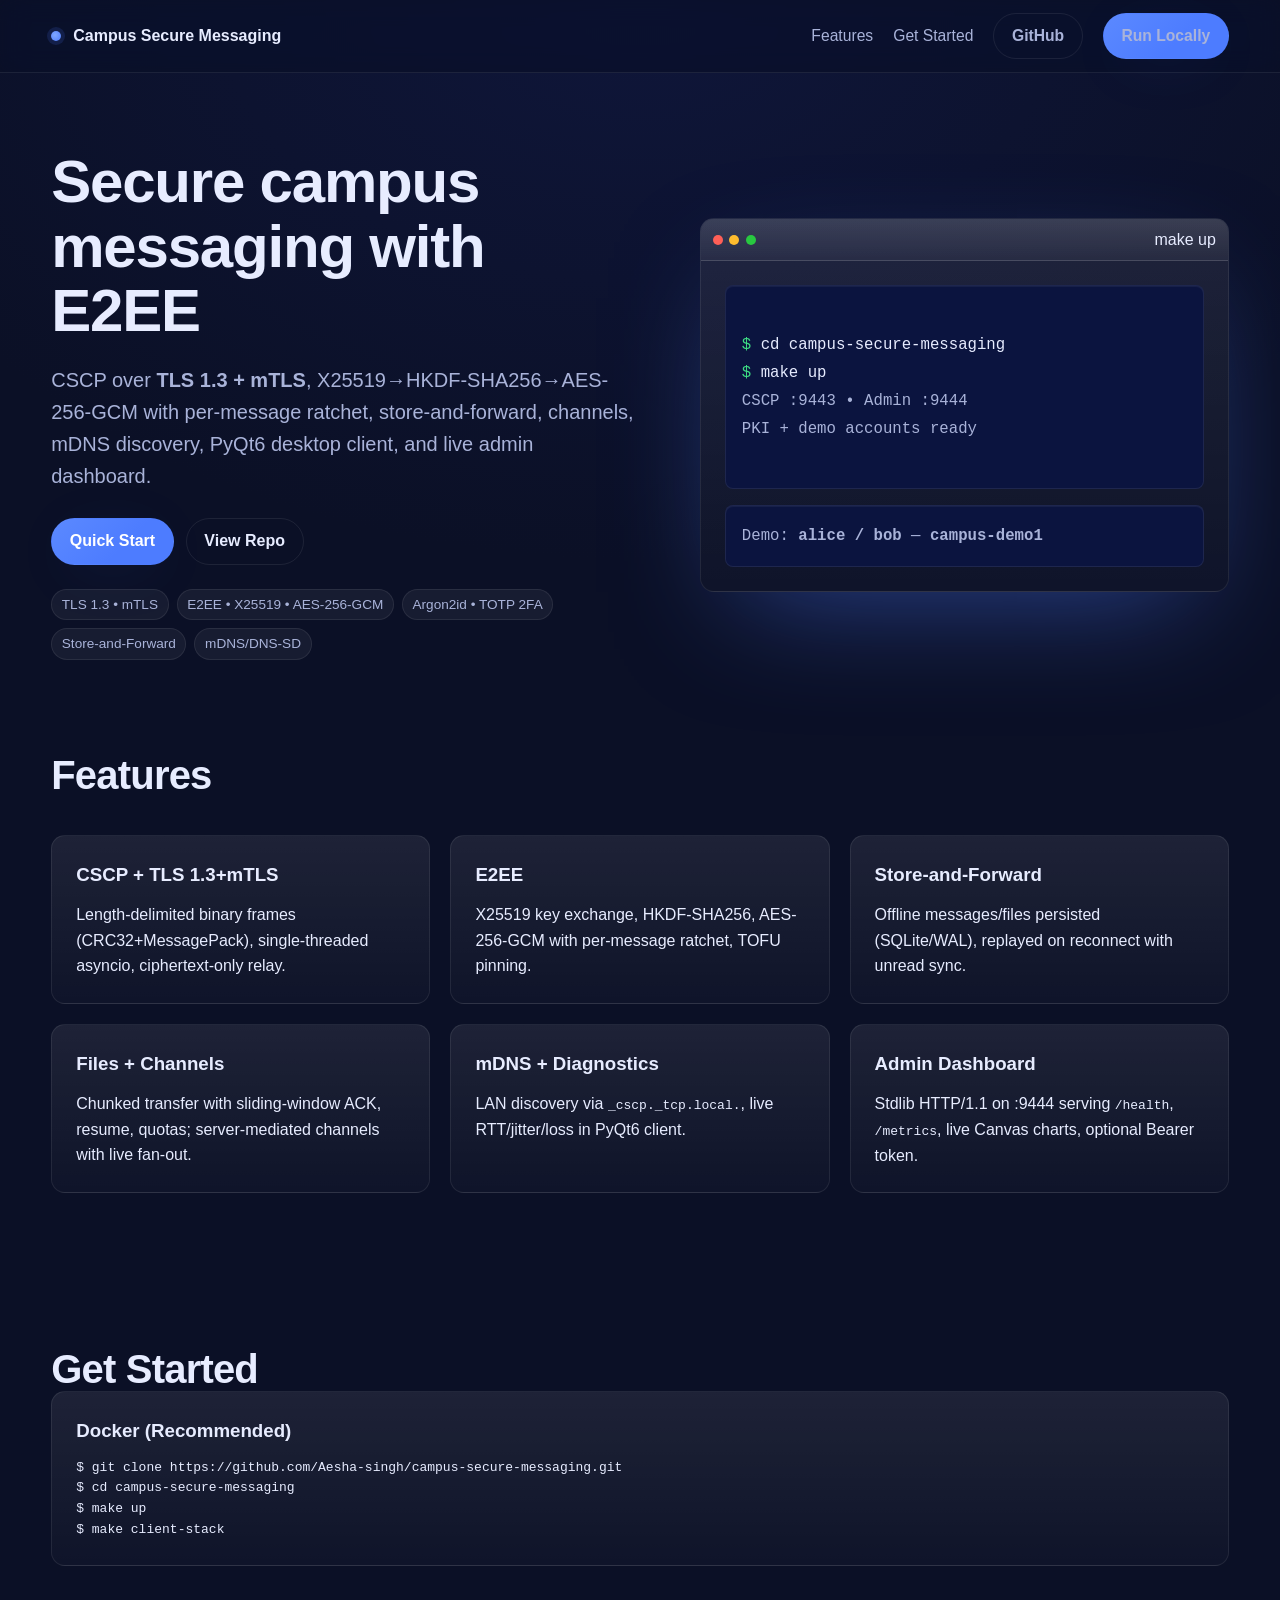
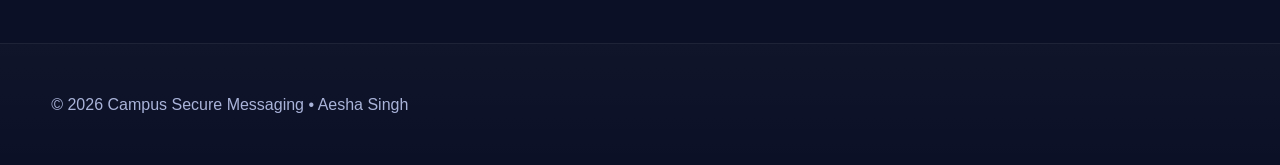
<file: index.html>
<!doctype html>
<html lang="en">
<head>
  <meta charset="utf-8" />
  <meta name="viewport" content="width=device-width, initial-scale=1" />
  <title>Campus Secure Messaging – CSCP over TLS 1.3 + E2EE</title>
  <meta name="description" content="Secure campus messaging with CSCP protocol over TLS 1.3+mTLS, X25519 E2EE, channels, store-and-forward." />
  <link rel="stylesheet" href="./styles.css" />
  <link rel="icon" href="data:image/svg+xml,%3Csvg xmlns='http://www.w3.org/2000/svg' viewBox='0 0 100 100'%3E%3Ccircle cx='50' cy='50' r='50' fill='%234d7cff'/%3E%3Cpath d='M30 60l20-12 20 12-20 12-20-12z' fill='%23fff' opacity='.9'/%3E%3Cpath d='M30 48l20-12 20 12-20 12-20-12z' fill='%23fff' opacity='.6'/%3E%3C/svg%3E" />
</head>
<body>
  <header>
    <div class="container nav">
      <div class="logo">
        <span class="logo-dot"></span>
        <span>Campus Secure Messaging</span>
      </div>
      <nav class="nav-links">
        <a href="#features">Features</a>
        <a href="#get-started">Get Started</a>
        <a class="btn btn-ghost" href="https://github.com/Aesha-singh/campus-secure-messaging" target="_blank" rel="noreferrer">GitHub</a>
        <a class="btn btn-primary" href="#get-started">Run Locally</a>
      </nav>
    </div>
  </header>
  <main>
    <section class="hero">
      <div class="container hero-inner">
        <div>
          <h1>Secure campus messaging with E2EE</h1>
          <p>CSCP over <strong>TLS 1.3 + mTLS</strong>, X25519→HKDF-SHA256→AES-256-GCM with per-message ratchet, store-and-forward, channels, mDNS discovery, PyQt6 desktop client, and live admin dashboard.</p>
          <div class="hero-cta">
            <a class="btn btn-primary" href="#get-started">Quick Start</a>
            <a class="btn btn-ghost" href="https://github.com/Aesha-singh/campus-secure-messaging" target="_blank" rel="noreferrer">View Repo</a>
          </div>
          <div class="badges">
            <span class="badge">TLS 1.3 • mTLS</span>
            <span class="badge">E2EE • X25519 • AES-256-GCM</span>
            <span class="badge">Argon2id • TOTP 2FA</span>
            <span class="badge">Store-and-Forward</span>
            <span class="badge">mDNS/DNS-SD</span>
          </div>
        </div>
        <div class="hero-card">
          <div class="window-bar"><div class="dots"><span class="dot"></span><span class="dot"></span><span class="dot"></span></div><span>make up</span></div>
          <div class="hero-card-inner">
            <div class="terminal mono">
<span class="prompt">$</span> <span class="cmd">cd campus-secure-messaging</span>
<span class="prompt">$</span> <span class="cmd">make up</span>
<span class="out">CSCP :9443 • Admin :9444</span>
<span class="out">PKI + demo accounts ready</span>
            </div>
            <div class="terminal mono"><span class="out">Demo: <strong>alice / bob</strong> — <strong>campus-demo1</strong></span></div>
          </div>
        </div>
      </div>
    </section>
    <section id="features">
      <div class="container">
        <h2 class="section-title">Features</h2>
        <div class="grid features">
          <article class="card"><h3>CSCP + TLS 1.3+mTLS</h3><p>Length-delimited binary frames (CRC32+MessagePack), single-threaded asyncio, ciphertext-only relay.</p></article>
          <article class="card"><h3>E2EE</h3><p>X25519 key exchange, HKDF-SHA256, AES-256-GCM with per-message ratchet, TOFU pinning.</p></article>
          <article class="card"><h3>Store-and-Forward</h3><p>Offline messages/files persisted (SQLite/WAL), replayed on reconnect with unread sync.</p></article>
          <article class="card"><h3>Files + Channels</h3><p>Chunked transfer with sliding-window ACK, resume, quotas; server-mediated channels with live fan-out.</p></article>
          <article class="card"><h3>mDNS + Diagnostics</h3><p>LAN discovery via <code>_cscp._tcp.local.</code>, live RTT/jitter/loss in PyQt6 client.</p></article>
          <article class="card"><h3>Admin Dashboard</h3><p>Stdlib HTTP/1.1 on :9444 serving <code>/health</code>, <code>/metrics</code>, live Canvas charts, optional Bearer token.</p></article>
        </div>
      </div>
    </section>
    <section id="get-started">
      <div class="container">
        <h2 class="section-title">Get Started</h2>
        <article class="card">
          <h3>Docker (Recommended)</h3>
          <div class="code-block"><pre class="mono"><span class="prompt">$</span> git clone https://github.com/Aesha-singh/campus-secure-messaging.git
<span class="prompt">$</span> cd campus-secure-messaging
<span class="prompt">$</span> make up
<span class="prompt">$</span> make client-stack</pre></div>
        </article>
      </div>
    </section>
  </main>
  <footer><div class="container footer-inner"><div>© <span id="y"></span> Campus Secure Messaging • <a href="https://github.com/Aesha-singh">Aesha Singh</a></div></div></footer>
  <script>document.getElementById('y').textContent=new Date().getFullYear();</script>
</body>
</html>
</file>
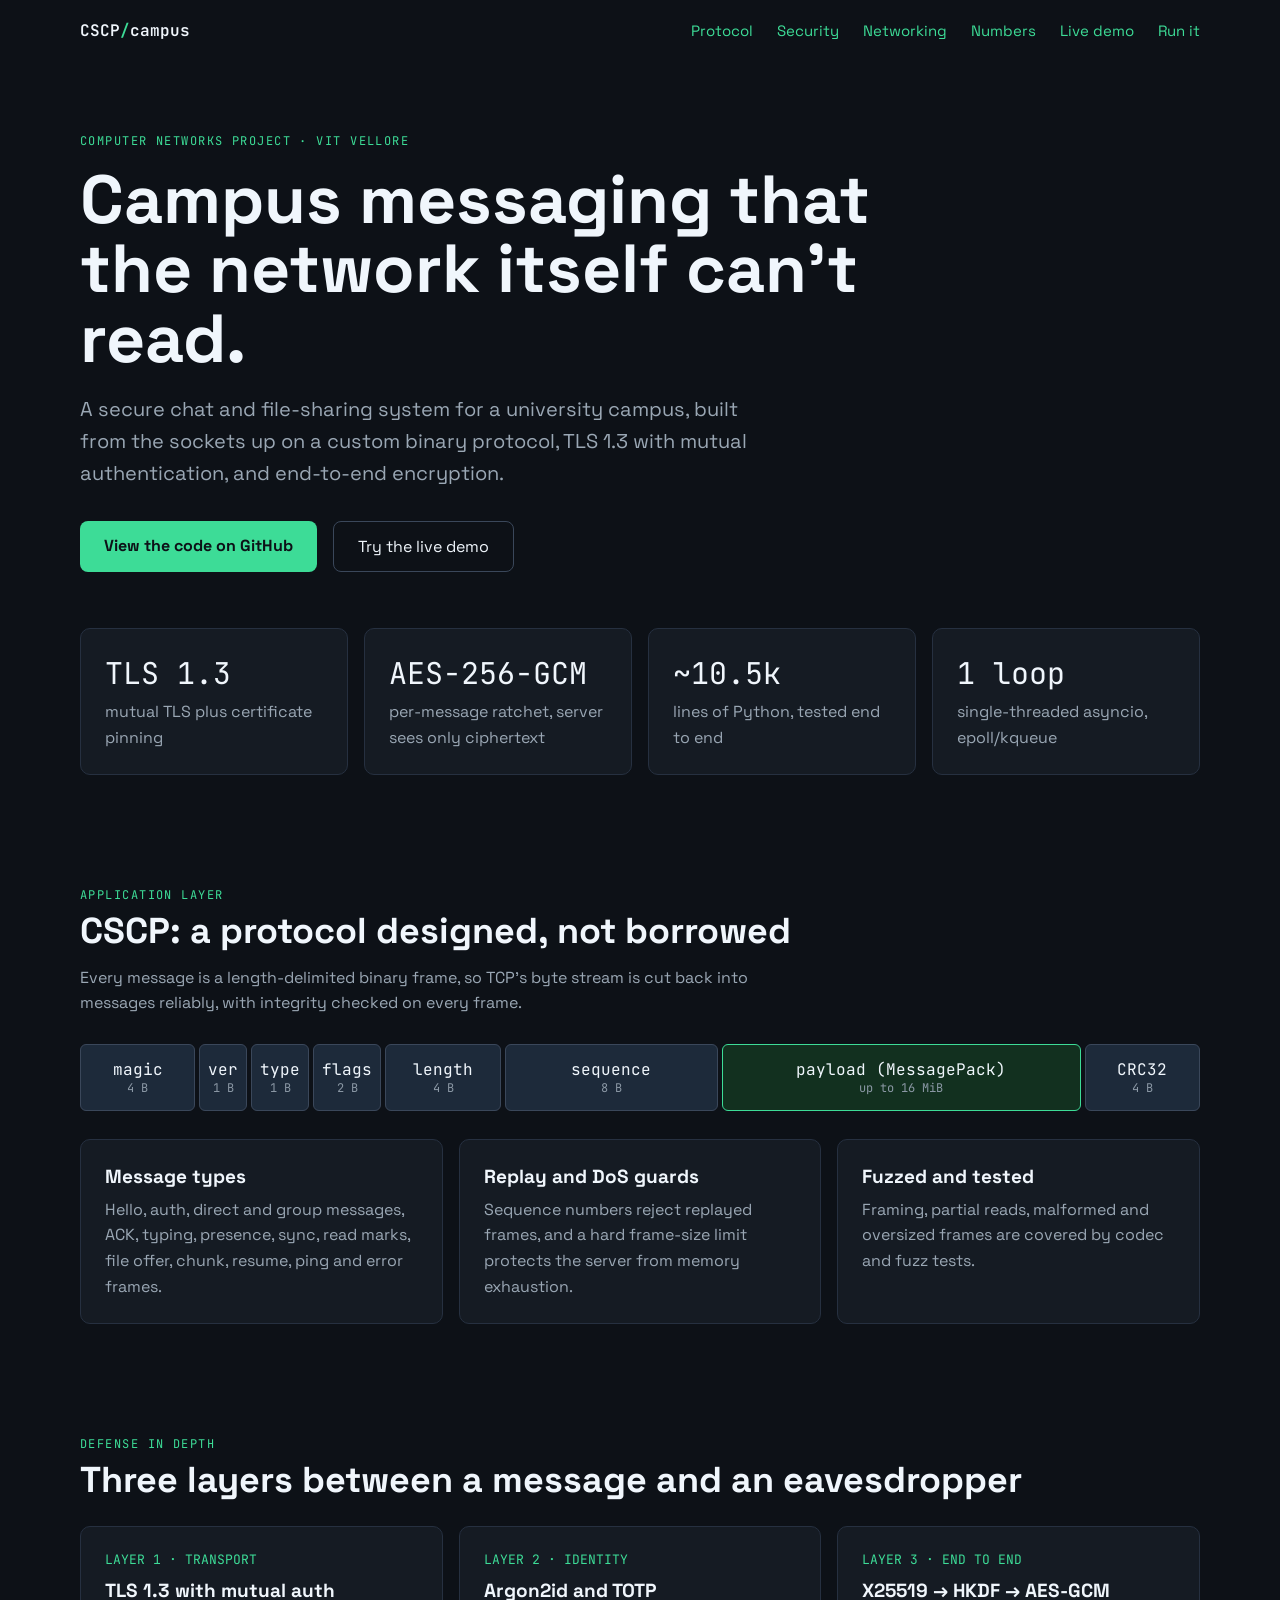
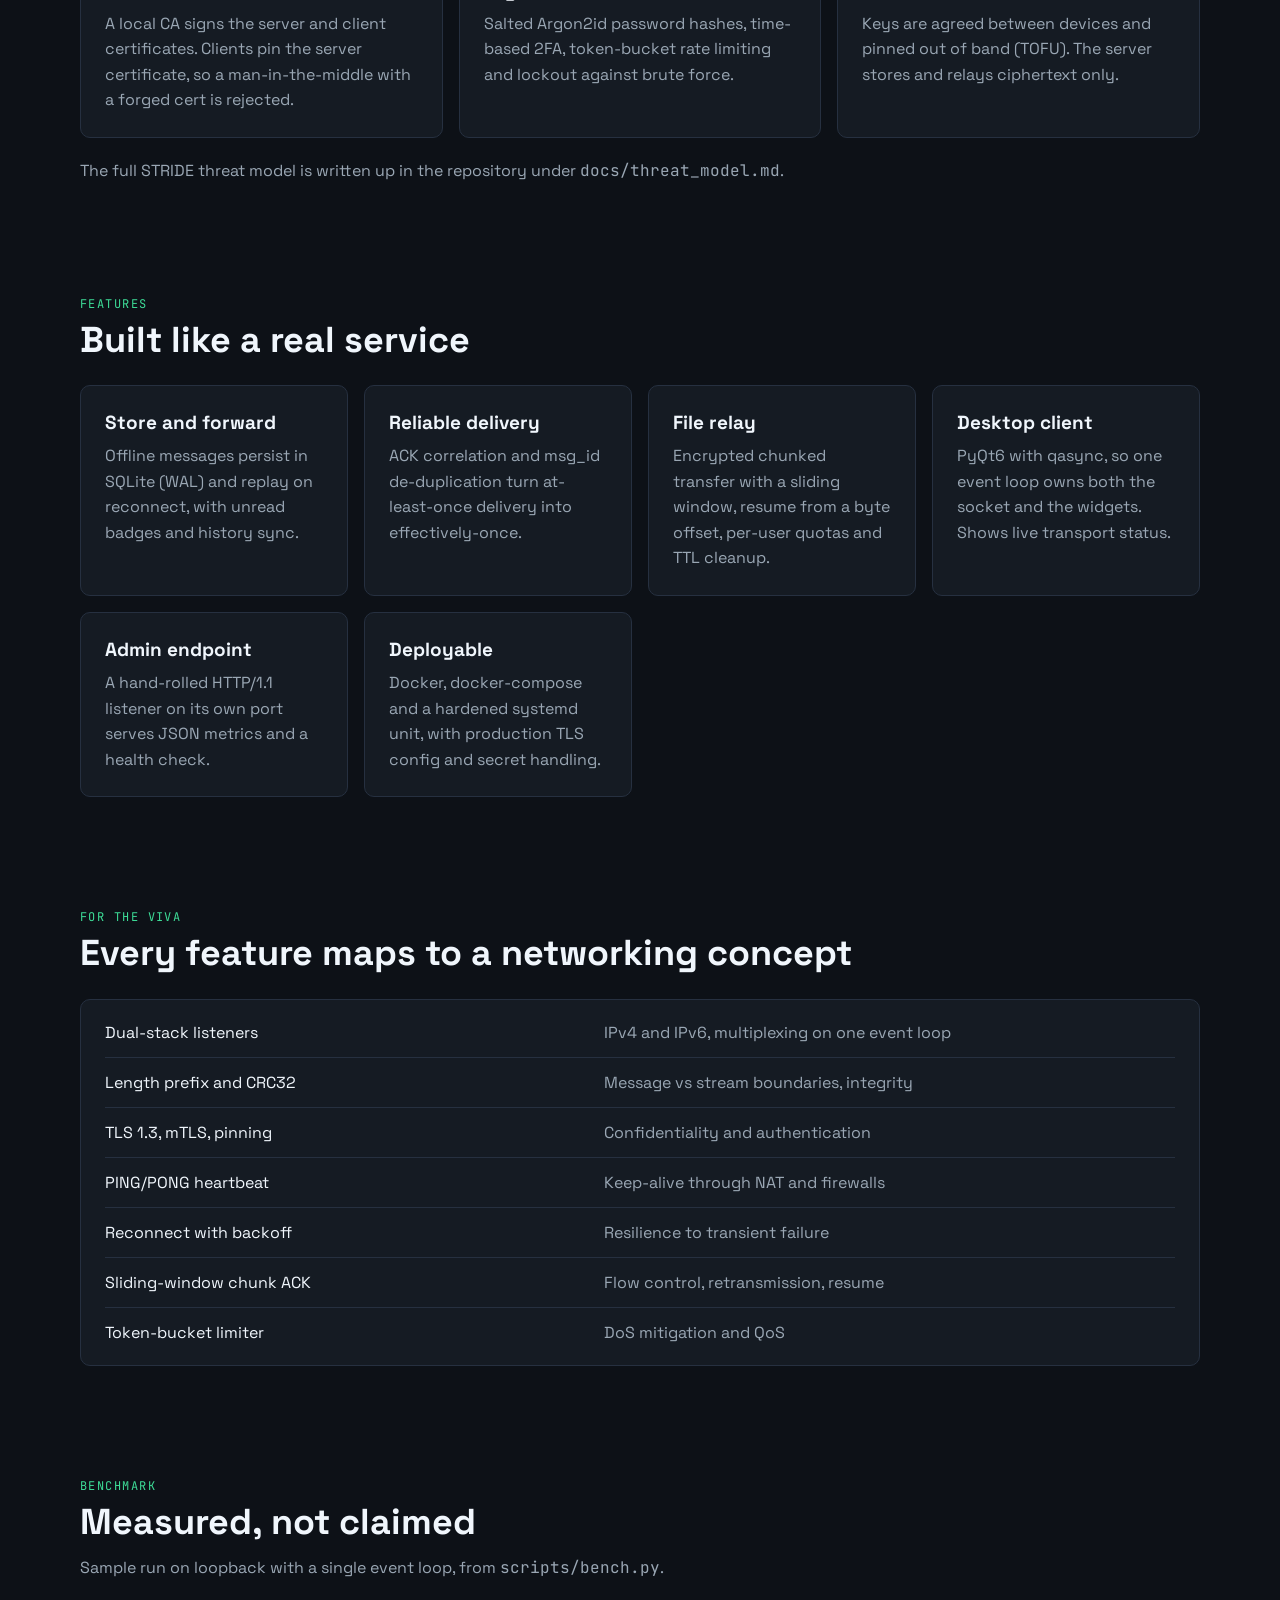
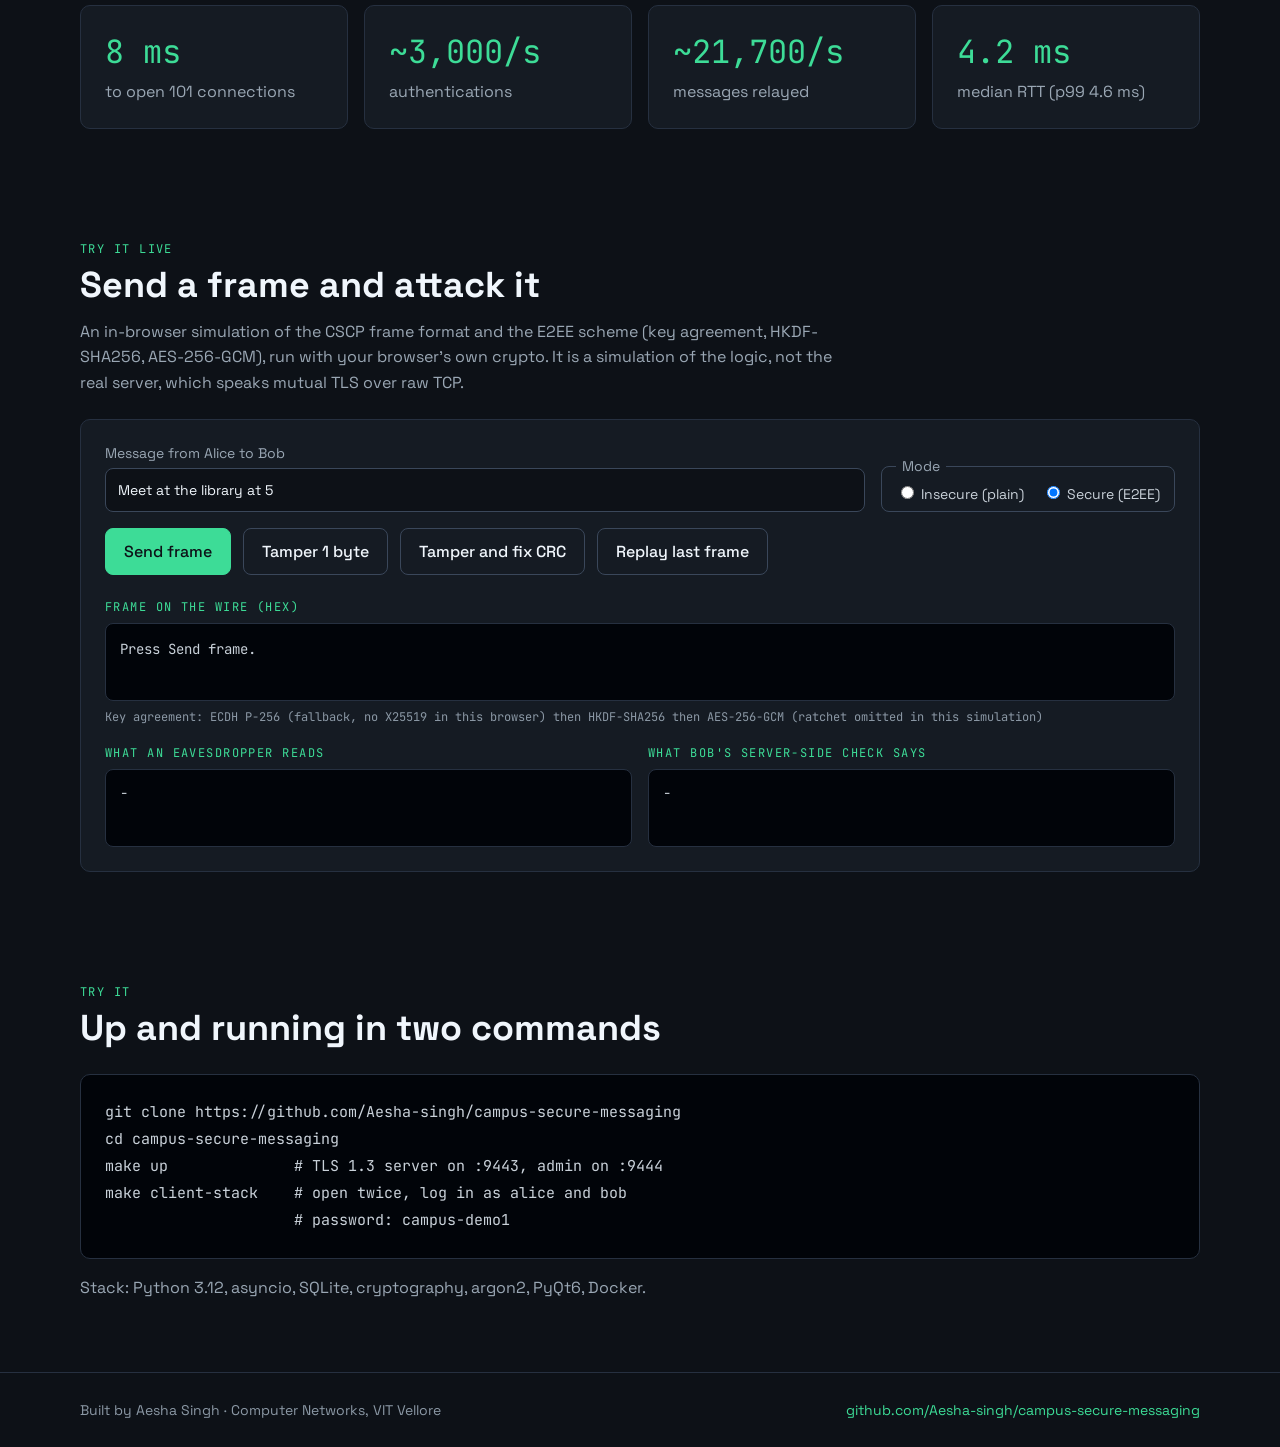
<file: docs/index.html>
<!doctype html>
<html lang="en">
<head>
<meta charset="utf-8">
<meta name="viewport" content="width=device-width, initial-scale=1">
<title>Campus Secure Messaging</title>
<meta name="description" content="Secure campus messaging and file sharing over a custom binary protocol, TLS 1.3 and end-to-end encryption.">

<link rel="preconnect" href="https://fonts.googleapis.com">
<link href="https://fonts.googleapis.com/css2?family=Space+Grotesk:wght@400;500;700&amp;family=JetBrains+Mono:wght@400;600&amp;display=swap" rel="stylesheet">
<style>
body{margin:0;background:#0D1117;font-family:'Space Grotesk',system-ui,sans-serif;color:#C9D1D9}
a{color:#3DDC97;text-decoration:none}a:hover{color:#9CF3CB}
.card{background:#151B23;border:1px solid #263040;border-radius:10px;padding:24px}
.lbl{font-family:'JetBrains Mono',monospace;font-size:12px;letter-spacing:.12em;text-transform:uppercase;color:#3DDC97}
.mono{font-family:'JetBrains Mono',monospace}
h2{margin:8px 0 12px;font-size:36px;line-height:1.15;color:#F0F6FC}
h3{margin:0 0 8px;font-size:19px;color:#F0F6FC}
p{margin:0;line-height:1.6;color:#9AA7B4}
</style>

</head>
<body>

<div style="width:100%;background:#0D1117;color:#C9D1D9">

<div style="max-width:1120px;margin:0 auto;padding:20px 32px;display:flex;justify-content:space-between;align-items:center;flex-wrap:wrap;gap:12px">
<span class="mono" style="font-weight:600;color:#F0F6FC">CSCP<span style="color:#3DDC97">/</span>campus</span>
<nav style="display:flex;gap:24px;flex-wrap:wrap;font-size:15px"><a href="#protocol">Protocol</a><a href="#security">Security</a><a href="#networking">Networking</a><a href="#numbers">Numbers</a><a href="#demo">Live demo</a><a href="#run">Run it</a></nav>
</div>

<section style="max-width:1120px;margin:0 auto;padding:72px 32px 56px">
<div class="lbl">Computer Networks project · VIT Vellore</div>
<h1 style="margin:16px 0 20px;font-size:68px;line-height:1.02;color:#F0F6FC;max-width:860px">Campus messaging that the network itself can't read.</h1>
<p style="font-size:20px;max-width:700px">A secure chat and file-sharing system for a university campus, built from the sockets up on a custom binary protocol, TLS 1.3 with mutual authentication, and end-to-end encryption.</p>
<div style="display:flex;gap:16px;flex-wrap:wrap;margin-top:32px">
<a href="https://github.com/Aesha-singh/campus-secure-messaging" style="background:#3DDC97;color:#0D1117;font-weight:700;padding:14px 24px;border-radius:8px;min-height:20px">View the code on GitHub</a>
<a href="#demo" style="border:1px solid #3A475A;color:#F0F6FC;padding:14px 24px;border-radius:8px">Try the live demo</a>
</div>
<div style="display:grid;grid-template-columns:repeat(auto-fit,minmax(200px,1fr));gap:16px;margin-top:56px">
<div class="card"><div class="mono" style="font-size:30px;color:#F0F6FC">TLS 1.3</div><p style="margin-top:6px">mutual TLS plus certificate pinning</p></div>
<div class="card"><div class="mono" style="font-size:30px;color:#F0F6FC">AES-256-GCM</div><p style="margin-top:6px">per-message ratchet, server sees only ciphertext</p></div>
<div class="card"><div class="mono" style="font-size:30px;color:#F0F6FC">~10.5k</div><p style="margin-top:6px">lines of Python, tested end to end</p></div>
<div class="card"><div class="mono" style="font-size:30px;color:#F0F6FC">1 loop</div><p style="margin-top:6px">single-threaded asyncio, epoll/kqueue</p></div>
</div>
</section>

<section id="protocol" style="max-width:1120px;margin:0 auto;padding:56px 32px">
<div class="lbl">Application layer</div>
<h2>CSCP: a protocol designed, not borrowed</h2>
<p style="max-width:720px">Every message is a length-delimited binary frame, so TCP's byte stream is cut back into messages reliably, with integrity checked on every frame.</p>
<div style="margin-top:28px;overflow-x:auto"><div style="display:flex;gap:4px;min-width:760px" class="mono">
<div style="flex:4;background:#1D2A3A;border:1px solid #3A475A;border-radius:6px;padding:14px 8px;text-align:center"><div style="color:#F0F6FC">magic</div><div style="font-size:12px;color:#8B98A5">4 B</div></div>
<div style="flex:1;background:#1D2A3A;border:1px solid #3A475A;border-radius:6px;padding:14px 8px;text-align:center"><div style="color:#F0F6FC">ver</div><div style="font-size:12px;color:#8B98A5">1 B</div></div>
<div style="flex:1;background:#1D2A3A;border:1px solid #3A475A;border-radius:6px;padding:14px 8px;text-align:center"><div style="color:#F0F6FC">type</div><div style="font-size:12px;color:#8B98A5">1 B</div></div>
<div style="flex:2;background:#1D2A3A;border:1px solid #3A475A;border-radius:6px;padding:14px 8px;text-align:center"><div style="color:#F0F6FC">flags</div><div style="font-size:12px;color:#8B98A5">2 B</div></div>
<div style="flex:4;background:#1D2A3A;border:1px solid #3A475A;border-radius:6px;padding:14px 8px;text-align:center"><div style="color:#F0F6FC">length</div><div style="font-size:12px;color:#8B98A5">4 B</div></div>
<div style="flex:8;background:#1D2A3A;border:1px solid #3A475A;border-radius:6px;padding:14px 8px;text-align:center"><div style="color:#F0F6FC">sequence</div><div style="font-size:12px;color:#8B98A5">8 B</div></div>
<div style="flex:14;background:#12301F;border:1px solid #3DDC97;border-radius:6px;padding:14px 8px;text-align:center"><div style="color:#F0F6FC">payload (MessagePack)</div><div style="font-size:12px;color:#8B98A5">up to 16 MiB</div></div>
<div style="flex:4;background:#1D2A3A;border:1px solid #3A475A;border-radius:6px;padding:14px 8px;text-align:center"><div style="color:#F0F6FC">CRC32</div><div style="font-size:12px;color:#8B98A5">4 B</div></div>
</div></div>
<div style="display:grid;grid-template-columns:repeat(auto-fit,minmax(260px,1fr));gap:16px;margin-top:28px">
<div class="card"><h3>Message types</h3><p>Hello, auth, direct and group messages, ACK, typing, presence, sync, read marks, file offer, chunk, resume, ping and error frames.</p></div>
<div class="card"><h3>Replay and DoS guards</h3><p>Sequence numbers reject replayed frames, and a hard frame-size limit protects the server from memory exhaustion.</p></div>
<div class="card"><h3>Fuzzed and tested</h3><p>Framing, partial reads, malformed and oversized frames are covered by codec and fuzz tests.</p></div>
</div>
</section>

<section id="security" style="max-width:1120px;margin:0 auto;padding:56px 32px">
<div class="lbl">Defense in depth</div>
<h2>Three layers between a message and an eavesdropper</h2>
<div style="display:grid;grid-template-columns:repeat(auto-fit,minmax(300px,1fr));gap:16px;margin-top:24px">
<div class="card"><div class="mono" style="color:#3DDC97;font-size:13px">LAYER 1 · TRANSPORT</div><h3 style="margin-top:10px">TLS 1.3 with mutual auth</h3><p>A local CA signs the server and client certificates. Clients pin the server certificate, so a man-in-the-middle with a forged cert is rejected.</p></div>
<div class="card"><div class="mono" style="color:#3DDC97;font-size:13px">LAYER 2 · IDENTITY</div><h3 style="margin-top:10px">Argon2id and TOTP</h3><p>Salted Argon2id password hashes, time-based 2FA, token-bucket rate limiting and lockout against brute force.</p></div>
<div class="card"><div class="mono" style="color:#3DDC97;font-size:13px">LAYER 3 · END TO END</div><h3 style="margin-top:10px">X25519 → HKDF → AES-GCM</h3><p>Keys are agreed between devices and pinned out of band (TOFU). The server stores and relays ciphertext only.</p></div>
</div>
<p style="margin-top:20px">The full STRIDE threat model is written up in the repository under <span class="mono">docs/threat_model.md</span>.</p>
</section>

<section style="max-width:1120px;margin:0 auto;padding:56px 32px">
<div class="lbl">Features</div>
<h2>Built like a real service</h2>
<div style="display:grid;grid-template-columns:repeat(auto-fit,minmax(260px,1fr));gap:16px;margin-top:24px">
<div class="card"><h3>Store and forward</h3><p>Offline messages persist in SQLite (WAL) and replay on reconnect, with unread badges and history sync.</p></div>
<div class="card"><h3>Reliable delivery</h3><p>ACK correlation and msg_id de-duplication turn at-least-once delivery into effectively-once.</p></div>
<div class="card"><h3>File relay</h3><p>Encrypted chunked transfer with a sliding window, resume from a byte offset, per-user quotas and TTL cleanup.</p></div>
<div class="card"><h3>Desktop client</h3><p>PyQt6 with qasync, so one event loop owns both the socket and the widgets. Shows live transport status.</p></div>
<div class="card"><h3>Admin endpoint</h3><p>A hand-rolled HTTP/1.1 listener on its own port serves JSON metrics and a health check.</p></div>
<div class="card"><h3>Deployable</h3><p>Docker, docker-compose and a hardened systemd unit, with production TLS config and secret handling.</p></div>
</div>
</section>

<section id="networking" style="max-width:1120px;margin:0 auto;padding:56px 32px">
<div class="lbl">For the viva</div>
<h2>Every feature maps to a networking concept</h2>
<div class="card" style="margin-top:24px;padding:8px 24px;overflow-x:auto"><div style="min-width:640px">
<div style="display:flex;gap:24px;padding:14px 0;border-bottom:1px solid #263040"><div style="flex:1;color:#F0F6FC">Dual-stack listeners</div><div style="flex:1.2;color:#9AA7B4">IPv4 and IPv6, multiplexing on one event loop</div></div>
<div style="display:flex;gap:24px;padding:14px 0;border-bottom:1px solid #263040"><div style="flex:1;color:#F0F6FC">Length prefix and CRC32</div><div style="flex:1.2;color:#9AA7B4">Message vs stream boundaries, integrity</div></div>
<div style="display:flex;gap:24px;padding:14px 0;border-bottom:1px solid #263040"><div style="flex:1;color:#F0F6FC">TLS 1.3, mTLS, pinning</div><div style="flex:1.2;color:#9AA7B4">Confidentiality and authentication</div></div>
<div style="display:flex;gap:24px;padding:14px 0;border-bottom:1px solid #263040"><div style="flex:1;color:#F0F6FC">PING/PONG heartbeat</div><div style="flex:1.2;color:#9AA7B4">Keep-alive through NAT and firewalls</div></div>
<div style="display:flex;gap:24px;padding:14px 0;border-bottom:1px solid #263040"><div style="flex:1;color:#F0F6FC">Reconnect with backoff</div><div style="flex:1.2;color:#9AA7B4">Resilience to transient failure</div></div>
<div style="display:flex;gap:24px;padding:14px 0;border-bottom:1px solid #263040"><div style="flex:1;color:#F0F6FC">Sliding-window chunk ACK</div><div style="flex:1.2;color:#9AA7B4">Flow control, retransmission, resume</div></div>
<div style="display:flex;gap:24px;padding:14px 0"><div style="flex:1;color:#F0F6FC">Token-bucket limiter</div><div style="flex:1.2;color:#9AA7B4">DoS mitigation and QoS</div></div>
</div></div>
</section>

<section id="numbers" style="max-width:1120px;margin:0 auto;padding:56px 32px">
<div class="lbl">Benchmark</div>
<h2>Measured, not claimed</h2>
<p style="max-width:720px">Sample run on loopback with a single event loop, from <span class="mono">scripts/bench.py</span>.</p>
<div style="display:grid;grid-template-columns:repeat(auto-fit,minmax(200px,1fr));gap:16px;margin-top:24px">
<div class="card"><div class="mono" style="font-size:32px;color:#3DDC97">8 ms</div><p style="margin-top:6px">to open 101 connections</p></div>
<div class="card"><div class="mono" style="font-size:32px;color:#3DDC97">~3,000/s</div><p style="margin-top:6px">authentications</p></div>
<div class="card"><div class="mono" style="font-size:32px;color:#3DDC97">~21,700/s</div><p style="margin-top:6px">messages relayed</p></div>
<div class="card"><div class="mono" style="font-size:32px;color:#3DDC97">4.2 ms</div><p style="margin-top:6px">median RTT (p99 4.6 ms)</p></div>
</div>
</section>

<section id="demo" style="max-width:1120px;margin:0 auto;padding:56px 32px">
<div class="lbl">Try it live</div>
<h2>Send a frame and attack it</h2>
<p style="max-width:760px">An in-browser simulation of the CSCP frame format and the E2EE scheme (key agreement, HKDF-SHA256, AES-256-GCM), run with your browser's own crypto. It is a simulation of the logic, not the real server, which speaks mutual TLS over raw TCP.</p>
<div class="card" style="margin-top:24px">
<div style="display:flex;gap:16px;flex-wrap:wrap;align-items:end">
<label style="flex:1;min-width:240px;font-size:14px;color:#9AA7B4">Message from Alice to Bob<input id="simMsg" type="text" value="Meet at the library at 5" maxlength="120" style="display:block;width:100%;box-sizing:border-box;margin-top:6px;padding:12px;background:#0D1117;border:1px solid #3A475A;border-radius:8px;color:#F0F6FC;font:inherit"></label>
<fieldset style="border:1px solid #3A475A;border-radius:8px;padding:8px 14px;margin:0;color:#C9D1D9;font-size:14px"><legend style="padding:0 6px;color:#9AA7B4">Mode</legend>
<label style="margin-right:14px"><input type="radio" name="simMode" value="plain"> Insecure (plain)</label>
<label><input type="radio" name="simMode" value="secure" checked> Secure (E2EE)</label></fieldset>
</div>
<div style="display:flex;gap:12px;flex-wrap:wrap;margin-top:16px">
<button id="simSend" class="sb" style="background:#3DDC97;color:#0D1117;border-color:#3DDC97">Send frame</button>
<button id="simTamper" class="sb">Tamper 1 byte</button>
<button id="simTamperFix" class="sb">Tamper and fix CRC</button>
<button id="simReplay" class="sb">Replay last frame</button>
</div>
<div class="lbl" style="margin-top:24px">Frame on the wire (hex)</div>
<div id="simHex" class="mono" style="margin-top:8px;word-break:break-all;line-height:1.7;font-size:14px;background:#010409;border:1px solid #263040;border-radius:8px;padding:14px;min-height:48px">Press Send frame.</div>
<div id="simKey" class="mono" style="margin-top:8px;font-size:12px;color:#8B98A5"></div>
<div style="display:grid;grid-template-columns:repeat(auto-fit,minmax(280px,1fr));gap:16px;margin-top:20px">
<div><div class="lbl">What an eavesdropper reads</div><div id="simEve" class="mono" style="margin-top:8px;font-size:14px;background:#010409;border:1px solid #263040;border-radius:8px;padding:14px;min-height:48px;word-break:break-all">-</div></div>
<div><div class="lbl">What Bob's server-side check says</div><div id="simLog" class="mono" role="log" aria-live="polite" style="margin-top:8px;font-size:14px;background:#010409;border:1px solid #263040;border-radius:8px;padding:14px;min-height:48px">-</div></div>
</div>
</div>
</section>

<section id="run" style="max-width:1120px;margin:0 auto;padding:56px 32px 72px">
<div class="lbl">Try it</div>
<h2>Up and running in two commands</h2>
<pre class="mono" style="margin:24px 0 0;background:#010409;border:1px solid #263040;border-radius:10px;padding:24px;font-size:15px;line-height:1.8;color:#C9D1D9;overflow-x:auto">git clone https://github.com/Aesha-singh/campus-secure-messaging
cd campus-secure-messaging
make up              # TLS 1.3 server on :9443, admin on :9444
make client-stack    # open twice, log in as alice and bob
                     # password: campus-demo1</pre>
<p style="margin-top:16px">Stack: Python 3.12, asyncio, SQLite, cryptography, argon2, PyQt6, Docker.</p>
</section>

<footer style="border-top:1px solid #263040">
<div style="max-width:1120px;margin:0 auto;padding:28px 32px;display:flex;justify-content:space-between;flex-wrap:wrap;gap:12px;font-size:14px;color:#8B98A5"><span>Built by Aesha Singh · Computer Networks, VIT Vellore</span><a href="https://github.com/Aesha-singh/campus-secure-messaging">github.com/Aesha-singh/campus-secure-messaging</a></div>
</footer>
</div>

<style>.sb{background:#151B23;color:#F0F6FC;border:1px solid #3A475A;border-radius:8px;padding:12px 18px;font:inherit;font-weight:500;cursor:pointer;min-height:44px}.sb:hover{border-color:#3DDC97}.f-m{color:#7CC4FF}.f-v{color:#C4A7FF}.f-t{color:#FFB86B}.f-f{color:#FF8FA3}.f-l{color:#FFE066}.f-s{color:#6EE7F9}.f-p{color:#3DDC97}.f-c{color:#FF7A7A}</style>
<script>
(function(){
var te=new TextEncoder(),td=new TextDecoder(),S=crypto.subtle;
var tbl=new Uint32Array(256);for(var n=0;n<256;n++){var c=n;for(var k=0;k<8;k++)c=c&1?(0xEDB88320^(c>>>1)):(c>>>1);tbl[n]=c>>>0}
function crc32(b){var c=0xFFFFFFFF;for(var i=0;i<b.length;i++)c=tbl[(c^b[i])&255]^(c>>>8);return(c^0xFFFFFFFF)>>>0}
function esc(s){return String(s).replace(/[&<>"]/g,function(ch){return{'&':'&amp;','<':'&lt;','>':'&gt;','"':'&quot;'}[ch]})}
function hex(b){return Array.prototype.map.call(b,function(x){return('0'+x.toString(16)).slice(-2)}).join(' ')}
var seq=0,lastSeq=0,lastFrame=null,aesKey=null,keyNote='';
function $(i){return document.getElementById(i)}
function mode(){return document.querySelector('input[name=simMode]:checked').value}
async function initKeys(){
 var alg='X25519',a,b;
 try{a=await S.generateKey({name:'X25519'},true,['deriveBits']);b=await S.generateKey({name:'X25519'},true,['deriveBits'])}
 catch(e){alg='ECDH P-256 (fallback, no X25519 in this browser)';var p={name:'ECDH',namedCurve:'P-256'};a=await S.generateKey(p,true,['deriveBits']);b=await S.generateKey(p,true,['deriveBits'])}
 var pa=alg==='X25519'?{name:'X25519',public:b.publicKey}:{name:'ECDH',public:b.publicKey};
 var bits=await S.deriveBits(pa,a.privateKey,256);
 var hk=await S.importKey('raw',bits,'HKDF',false,['deriveKey']);
 aesKey=await S.deriveKey({name:'HKDF',hash:'SHA-256',salt:new Uint8Array(32),info:te.encode('cscp-e2ee-sim')},hk,{name:'AES-GCM',length:256},false,['encrypt','decrypt']);
 keyNote='Key agreement: '+alg+' then HKDF-SHA256 then AES-256-GCM (ratchet omitted in this simulation)';
 $('simKey').textContent=keyNote;
}
function build(type,flags,seqN,payload){
 var f=new Uint8Array(24+payload.length),v=new DataView(f.buffer);
 f.set(te.encode('CSCP'),0);f[4]=1;f[5]=type;v.setUint16(6,flags);v.setUint32(8,payload.length);v.setBigUint64(12,BigInt(seqN));
 f.set(payload,20);v.setUint32(20+payload.length,crc32(f.subarray(0,20+payload.length)));return f}
function show(f){
 var n=f.length,pl=n-24,h=function(a,b,c){return'<span class="'+c+'">'+hex(f.subarray(a,b))+'</span>'};
 $('simHex').innerHTML=h(0,4,'f-m')+' '+h(4,5,'f-v')+' '+h(5,6,'f-t')+' '+h(6,8,'f-f')+' '+h(8,12,'f-l')+' '+h(12,20,'f-s')+' '+h(20,20+pl,'f-p')+' '+h(20+pl,n,'f-c')+
 '<div style="margin-top:10px;font-size:12px;color:#8B98A5"><span class="f-m">magic</span> <span class="f-v">ver</span> <span class="f-t">type</span> <span class="f-f">flags</span> <span class="f-l">length</span> <span class="f-s">sequence</span> <span class="f-p">payload</span> <span class="f-c">crc32</span></div>';
 var p=f.subarray(20,20+pl),s='';for(var i=0;i<p.length;i++){s+=(p[i]>=32&&p[i]<127)?String.fromCharCode(p[i]):'\u00b7'}
 $('simEve').textContent=s}
async function receive(f){
 var v=new DataView(f.buffer,f.byteOffset,f.byteLength);
 if(td.decode(f.subarray(0,4))!=='CSCP')return{ok:false,t:'Rejected: bad magic bytes.'};
 var len=v.getUint32(8);if(24+len!==f.length)return{ok:false,t:'Rejected: length field does not match frame size.'};
 if(crc32(f.subarray(0,20+len))!==v.getUint32(20+len))return{ok:false,t:'Rejected: CRC32 mismatch, frame corrupted in transit.'};
 var sq=Number(v.getBigUint64(12));if(sq<=lastSeq)return{ok:false,t:'Rejected: sequence '+sq+' is not newer than '+lastSeq+' (replay guard).'};
 var p=f.subarray(20,20+len),txt;
 if(v.getUint16(6)&2){try{var pt=await S.decrypt({name:'AES-GCM',iv:p.subarray(0,12)},aesKey,p.subarray(12));txt=td.decode(pt)}catch(e){return{ok:false,t:'Rejected: AES-GCM authentication tag failed. Content was altered.'}}}
 else txt=td.decode(p);
 lastSeq=sq;var m;try{m=JSON.parse(txt).text}catch(e){m=txt}
 return{ok:true,t:'Accepted. Bob reads: "'+m+'"'}}
function log(r){var d=$('simLog');d.innerHTML='<span style="color:'+(r.ok?'#3DDC97':'#FF7A7A')+'">'+esc(r.t)+'</span>'}
async function send(){
 var msg=$('simMsg').value||'hello',j=te.encode(JSON.stringify({to:'bob',text:msg})),payload,flags=0;
 if(mode()==='secure'){var iv=crypto.getRandomValues(new Uint8Array(12)),ct=new Uint8Array(await S.encrypt({name:'AES-GCM',iv:iv},aesKey,j));payload=new Uint8Array(12+ct.length);payload.set(iv);payload.set(ct,12);flags=2}else payload=j;
 seq++;lastFrame=build(0x10,flags,seq,payload);show(lastFrame);log(await receive(lastFrame))}
function tamper(fix){
 if(!lastFrame){log({ok:false,t:'Send a frame first.'});return}
 var f=new Uint8Array(lastFrame),len=f.length-24;f[20+Math.min(len-1,Math.floor(len/2))]^=1;
 if(fix){var v=new DataView(f.buffer);v.setUint32(20+len,crc32(f.subarray(0,20+len)))}
 show(f);receive(f).then(function(r){
  if(r.ok&&mode()==='plain')r.t+='  (accepted, but the content was silently changed: plain mode has no authentication)';
  log(r)})}
$('simSend').onclick=send;$('simTamper').onclick=function(){tamper(false)};$('simTamperFix').onclick=function(){tamper(true)};
$('simReplay').onclick=async function(){if(!lastFrame){log({ok:false,t:'Send a frame first.'});return}show(lastFrame);log(await receive(lastFrame))};
if(!window.crypto||!S){$('simLog').textContent='This browser has no Web Crypto support, so the demo is unavailable.'}else initKeys().catch(function(){$('simLog').textContent='Could not set up keys in this browser.'});
})();
</script>

</body>
</html>
</file>
<file: styles.css>
:root{--bg:#0b1026;--primary:#4d7cff;--text:#e7ecff;--text-muted:#a9b3d9;--surface:#121a40;--border:rgba(255,255,255,.08);--success:#3ddc84;--radius:14px;--shadow:0 10px 60px -20px rgba(77,124,255,.4)}*{box-sizing:border-box;margin:0;padding:0}body{font-family:-apple-system,BlinkMacSystemFont,Segoe UI,Inter,Roboto,sans-serif;background:radial-gradient(1200px 800px at 50% 0%,#0f163a 0%,var(--bg) 70%);color:var(--text);line-height:1.6;-webkit-font-smoothing:antialiased}a{color:inherit;text-decoration:none}.container{width:min(1200px,92%);margin:0 auto}header{position:sticky;top:0;z-index:10;backdrop-filter:saturate(140%) blur(12px);background:rgba(11,16,38,.72);border-bottom:1px solid var(--border)}.nav{display:flex;align-items:center;justify-content:space-between;height:72px;gap:1rem}.logo{display:flex;align-items:center;gap:.75rem;font-weight:700}.logo-dot{width:10px;height:10px;border-radius:50%;background:radial-gradient(circle at 40% 40%,#7fa7ff,var(--primary));box-shadow:0 0 0 4px rgba(77,124,255,.15)}.nav-links{display:flex;align-items:center;gap:1.25rem;flex-wrap:wrap}.nav-links a{color:var(--text-muted);font-size:.98rem}.nav-links a:hover{color:var(--text)}.btn{display:inline-flex;align-items:center;gap:.5rem;border-radius:999px;padding:.6rem 1.1rem;border:1px solid transparent;font-weight:600;transition:.15s ease;white-space:nowrap}.btn-primary{background:linear-gradient(135deg,#5b89ff 0%,#4d7cff 60%);color:#fff;box-shadow:var(--shadow)}.btn-ghost{background:transparent;color:var(--text);border-color:var(--border)}.btn-ghost:hover{background:rgba(255,255,255,.05)}.hero{padding:clamp(3rem,6vw,6rem) 0 1rem}.hero-inner{display:grid;grid-template-columns:1.05fr .95fr;gap:clamp(2rem,5vw,4rem);align-items:center}.hero h1{font-size:clamp(2.25rem,5vw,3.75rem);line-height:1.08;letter-spacing:-.02em}.hero p{margin-top:clamp(1rem,2vw,1.25rem);color:var(--text-muted);font-size:clamp(1.05rem,2vw,1.25rem);max-width:62ch}.hero-cta{margin-top:clamp(1.25rem,2vw,1.75rem);display:flex;gap:.75rem;flex-wrap:wrap}.badges{margin-top:clamp(1rem,2vw,1.5rem);display:flex;gap:.5rem;flex-wrap:wrap}.badge{font-size:.85rem;padding:.25rem .6rem;border-radius:999px;border:1px solid var(--border);background:rgba(255,255,255,.05);color:var(--text-muted)}.hero-card{position:relative;border-radius:var(--radius);background:linear-gradient(180deg,rgba(255,255,255,.08) 0%,rgba(255,255,255,.02) 100%);border:1px solid var(--border);box-shadow:0 40px 120px -40px rgba(77,124,255,.5);overflow:hidden}.hero-card-inner{padding:clamp(1rem,2vw,1.5rem);display:flex;flex-direction:column;gap:clamp(.75rem,2vw,1rem)}.window-bar{display:flex;align-items:center;justify-content:space-between;padding:.5rem .75rem;background:linear-gradient(180deg,rgba(255,255,255,.12) 0%,rgba(255,255,255,.04) 100%);border-bottom:1px solid var(--border)}.dots{display:flex;gap:.4rem}.dot{width:10px;height:10px;border-radius:50%;background:rgba(255,255,255,.25)}.dot:nth-child(1){background:#ff5f57}.dot:nth-child(2){background:#febc2e}.dot:nth-child(3){background:#28c840}.terminal{font-family:ui-monospace,SFMono-Regular,Menlo,Monaco,Consolas,monospace;background:#0b143f;border:1px solid var(--border);border-radius:calc(var(--radius) - 6px);padding:clamp(.75rem,2vw,1rem);font-size:clamp(.85rem,2vw,.98rem);line-height:1.8;white-space:pre-wrap;word-break:break-word;box-shadow:inset 0 1px 0 rgba(255,255,255,.05)}.terminal .prompt{color:var(--success)}.terminal .cmd{color:var(--text)}.terminal .out{color:var(--text-muted)}section{padding:clamp(2.5rem,6vw,5rem) 0}.section-title{font-size:clamp(1.75rem,4vw,2.5rem);letter-spacing:-.02em;line-height:1.1}.section-sub{color:var(--text-muted);margin-top:.75rem;max-width:70ch;font-size:clamp(1.02rem,2vw,1.15rem)}.grid{margin-top:clamp(1.5rem,3vw,2.5rem);display:grid;gap:clamp(1rem,2vw,1.25rem)}.features{grid-template-columns:repeat(auto-fit,minmax(280px,1fr))}.card{background:linear-gradient(180deg,rgba(255,255,255,.08) 0%,rgba(255,255,255,.02) 100%);border:1px solid var(--border);border-radius:var(--radius);padding:clamp(1.25rem,2vw,1.5rem);display:flex;flex-direction:column;gap:.75rem;transition:.15s ease;height:100%}.card:hover{transform:translateY(-2px);border-color:rgba(255,255,255,.16);box-shadow:0 20px 80px -30px rgba(77,124,255,.6)}footer{padding:clamp(2rem,4vw,3rem) 0;border-top:1px solid var(--border);background:linear-gradient(180deg,rgba(255,255,255,.02) 0%,rgba(255,255,255,0) 100%)}.footer-inner{display:flex;flex-wrap:wrap;align-items:center;justify-content:space-between;gap:1rem;color:var(--text-muted)}@media(max-width:980px){.hero-inner{grid-template-columns:1fr}}
</file>
